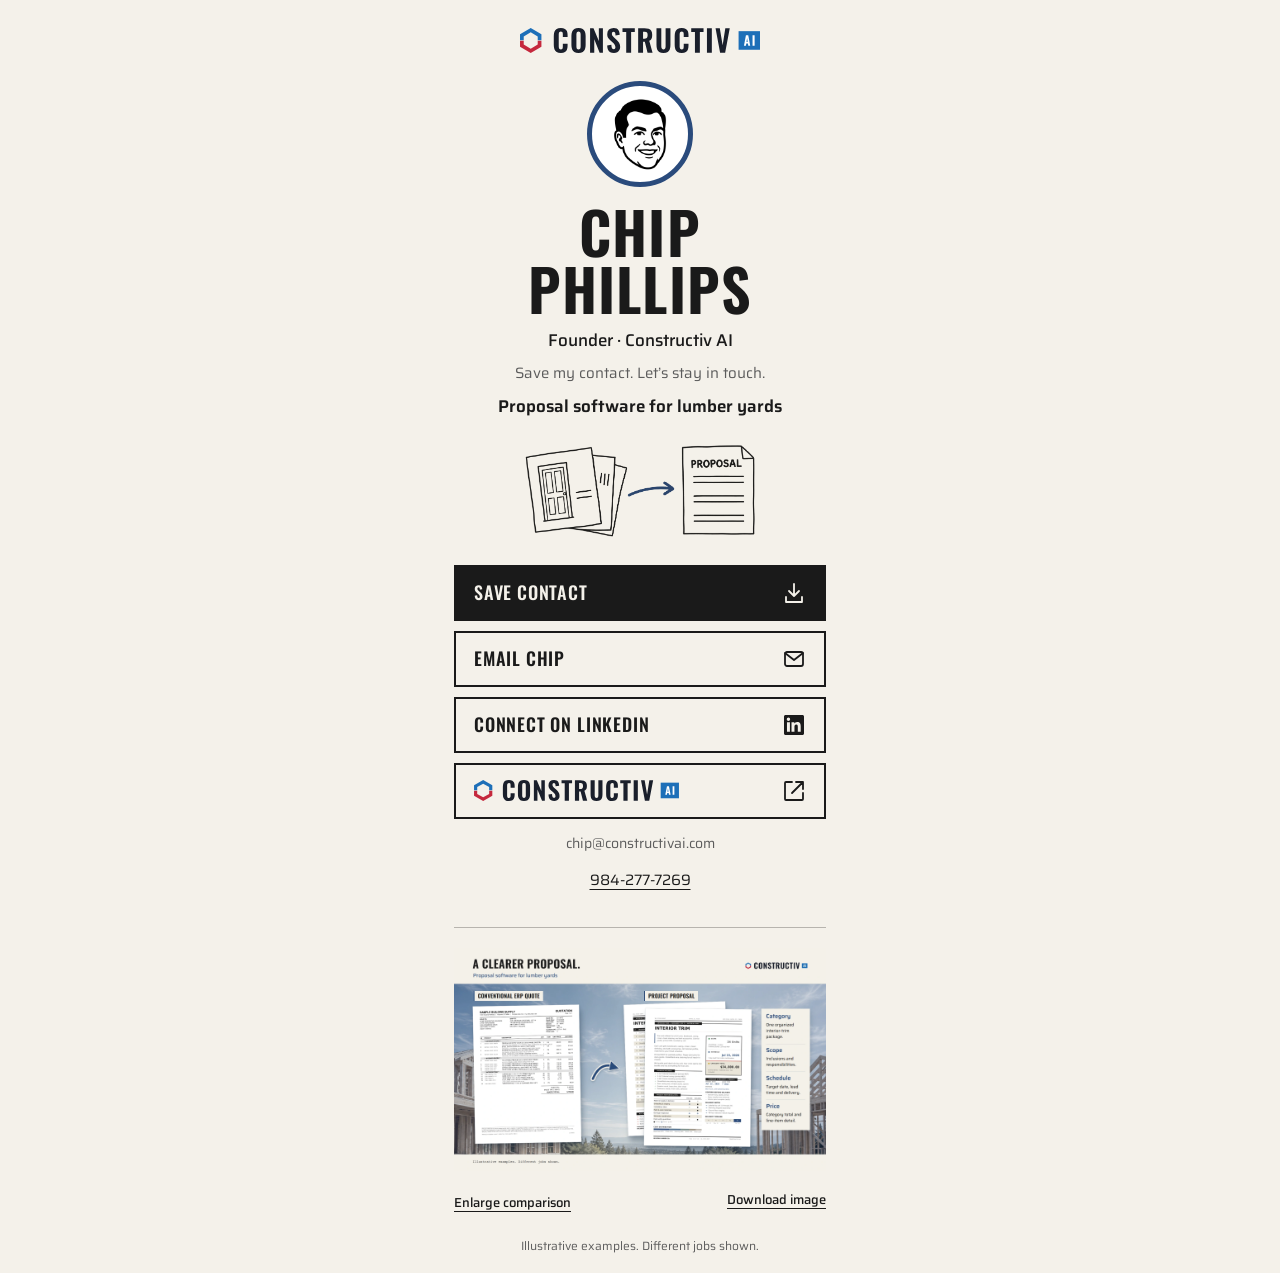
<file: docs/index.html>
<!doctype html>
<html lang="en"><head><meta charset="utf-8"><meta name="viewport" content="width=device-width, initial-scale=1"><meta name="color-scheme" content="light"><title>Chip Phillips | Founder, Constructiv AI</title><meta name="description" content="Connect with Chip Phillips, Founder of Constructiv AI. Save his contact card, send an email, or visit Constructiv AI."><meta property="og:type" content="profile"><meta property="og:title" content="Chip Phillips | Constructiv AI"><meta property="og:description" content="Founder, Constructiv AI. Save my contact details and stay in touch."><meta property="og:site_name" content="Constructiv AI"><link rel="stylesheet" href="style.css"><link rel="canonical" href="https://chipphillips.github.io/chip-contact/"><meta property="og:url" content="https://chipphillips.github.io/chip-contact/"><meta property="og:image" content="https://chipphillips.github.io/chip-contact/assets/chip-phillips-contact-v3.png"><meta property="og:image:width" content="1200"><meta property="og:image:height" content="630"><meta property="og:image:alt" content="Chip Phillips, Founder of Constructiv AI, with his portrait, email, phone number, and a jobsite background."><meta name="twitter:card" content="summary_large_image"><meta name="twitter:image" content="https://chipphillips.github.io/chip-contact/assets/chip-phillips-contact-v3.png"><meta name="twitter:title" content="Chip Phillips | Constructiv AI"><meta name="twitter:description" content="Founder, Constructiv AI. Save my contact details and stay in touch."></head>
<body>

<main>
<section class="identity" aria-labelledby="title">
<img class="logo" src="assets/logo.svg" alt="Constructiv AI" width="280" height="64">
<div class="portrait-frame"><img class="portrait" src="assets/portrait.jpg" width="1024" height="1024" alt="Illustrated portrait of Chip Phillips"></div>
<h1 id="title">CHIP<br>PHILLIPS</h1>
<p class="role">Founder <span aria-hidden="true">·</span> Constructiv AI</p>
<p class="tagline">Save my contact. Let’s stay in touch.</p>
<figure class="proposal-illustration"><p class="illustration-context">Proposal software for lumber yards</p><img class="spot-art" src="assets/lumber-notes-to-proposal-paper-v3.png" width="1774" height="887" alt="Door schedule and takeoff notes beside a proposal."></figure>
</section>
<nav class="actions" aria-label="Connect with Chip">
<a class="action primary" href="public/Chip-Phillips.vcf" download="Chip-Phillips.vcf"><span>SAVE CONTACT</span><svg class="action-icon" viewBox="0 0 24 24" width="24" height="24" fill="none" stroke="currentColor" stroke-width="1.8" stroke-linecap="round" stroke-linejoin="round" aria-hidden="true" focusable="false"><path d="M12 3v12m-5-5 5 5 5-5M4 16v5h16v-5"/></svg></a>
<a class="action" href="mailto:chip@constructivai.com"><span>EMAIL CHIP</span><svg class="action-icon" viewBox="0 0 24 24" width="24" height="24" fill="none" stroke="currentColor" stroke-width="1.8" stroke-linecap="round" stroke-linejoin="round" aria-hidden="true" focusable="false"><rect x="3" y="5" width="18" height="14" rx="2"/><path d="m3 6 9 7 9-7"/></svg></a>
<a class="action linkedin" href="https://www.linkedin.com/in/chip-phillips/"><span>CONNECT ON LINKEDIN</span><svg class="action-icon" viewBox="0 0 24 24" width="24" height="24" fill="currentColor" aria-hidden="true" focusable="false"><path d="M20.45 2H3.55C2.69 2 2 2.68 2 3.52v16.96c0 .84.69 1.52 1.55 1.52h16.9c.86 0 1.55-.68 1.55-1.52V3.52c0-.84-.69-1.52-1.55-1.52ZM7.93 18.75H4.98V9.2h2.95v9.55ZM6.45 7.89a1.71 1.71 0 1 1 0-3.42 1.71 1.71 0 0 1 0 3.42Zm12.3 10.86H15.8v-4.65c0-1.11-.02-2.54-1.55-2.54-1.55 0-1.79 1.21-1.79 2.46v4.73H9.51V9.2h2.83v1.3h.04c.39-.74 1.36-1.52 2.79-1.52 2.99 0 3.54 1.97 3.54 4.53v5.24Z"/></svg></a>
<a class="action brand-action" href="https://constructivai.com" aria-label="Visit Constructiv AI"><img src="assets/logo.svg" alt="Constructiv AI"><svg class="action-icon" viewBox="0 0 24 24" width="24" height="24" fill="none" stroke="currentColor" stroke-width="1.8" stroke-linecap="round" stroke-linejoin="round" aria-hidden="true" focusable="false"><path d="M14 3h7v7m0-7L10 14M10 3H4a1 1 0 0 0-1 1v16a1 1 0 0 0 1 1h16a1 1 0 0 0 1-1v-6"/></svg></a>
</nav>
<p class="contact-address">chip@constructivai.com</p>
<p class="phone"><a href="tel:+19842777269">984-277-7269</a></p>
<section class="product" aria-label="Quote and proposal example"><a class="comparison" id="comparison-open" aria-haspopup="dialog" href="assets/quote-proposal-v3-large.png" aria-label="View the quote and proposal comparison at full size"><img src="assets/quote-proposal-v3.webp" width="1800" height="1080" alt="Conventional ERP quote and a project proposal organized by category, scope, schedule, and price."></a><div class="image-tools"><button type="button" id="enlarge-button">Enlarge comparison</button><a href="assets/quote-proposal-v3-large.png" download="Constructiv-AI-comparison.png">Download image</a></div><p>Illustrative examples. Different jobs shown.</p></section>
</main><dialog id="image-viewer" aria-labelledby="viewer-title"><div class="viewer-head"><h2 id="viewer-title">Quote &amp; proposal comparison</h2><button type="button" id="viewer-close" autofocus aria-label="Close enlarged image">Close <span aria-hidden="true">×</span></button></div><div class="viewer-scroll" tabindex="0" aria-label="Enlarged comparison; scroll to explore"><img src="assets/quote-proposal-v3-full.webp" width="3600" height="2160" loading="lazy" alt="Conventional ERP quote and a project proposal organized by category, scope, schedule, and price."></div><div class="viewer-footer"><p><span class="pan-hint">Swipe sideways to explore the full image.<br></span>Illustrative examples. Different jobs shown.</p><a href="assets/quote-proposal-v3-large.png" download="Constructiv-AI-comparison.png">Download image</a></div></dialog><script src="viewer.js" defer></script></body></html>
</file>
<file: docs/style.css>
@font-face{font-family:Oswald;src:url('assets/Oswald-Variable.ttf');font-weight:200 700;font-display:swap}
@font-face{font-family:Saira;src:url('assets/Saira-Variable.ttf');font-weight:100 900;font-display:swap}

:root{color-scheme:only light;--paper:#F4F1EA;--ink:#1A1A1A;--muted:#5C5C5C;--blue:#2A4B7C}
*{box-sizing:border-box}body{margin:0;background:var(--paper);color:var(--ink);font:17px/1.5 Saira,'Segoe UI',sans-serif}
main{width:min(100%,420px);margin:auto;padding:20px 24px 18px}.identity{text-align:center}.logo{display:block;width:190px;height:auto;margin:0 auto 20px}
.portrait-frame{width:94px;height:94px;padding:5px;border:5px solid var(--blue);border-radius:50%;background:#fff;margin:0 auto 12px}.portrait{display:block;width:100%;height:100%;object-fit:contain;border-radius:50%}
h1{font:650 52px/.98 Oswald,'Arial Narrow',sans-serif;margin:0;letter-spacing:0}.role{font:500 17px/1.5 Saira,'Segoe UI',sans-serif;margin:10px 0 0}.rule{width:64px;height:2px;background:var(--blue);margin:16px auto 10px}.spot-art{display:block;width:132px;height:auto;margin:0 auto 16px}
.actions{display:grid;gap:10px}.action{min-height:56px;display:flex;justify-content:space-between;align-items:center;gap:12px;padding:13px 18px;border:2px solid var(--ink);background:var(--paper);color:var(--ink);font:550 18px/1.4 Oswald,'Arial Narrow',sans-serif;text-decoration:none}.action.primary{background:var(--ink);color:var(--paper)}.action:hover{border-color:var(--blue);text-decoration:underline;text-underline-offset:4px}.action.primary:hover{background:var(--blue)}.action:active{transform:translateY(2px)}.action:focus-visible{outline:3px solid var(--blue);outline-offset:3px}.contact-address{font-size:14px;line-height:1.5;color:var(--muted);text-align:center;margin:14px 0 0;overflow-wrap:anywhere}
@media(min-width:701px){main{padding-top:28px}.logo{margin-bottom:24px}.portrait-frame{width:106px;height:106px}h1{font-size:58px}.spot-art{width:144px}}
@media(max-width:359px){main{padding:16px 20px}.logo{width:176px;margin-bottom:16px}.portrait-frame{width:84px;height:84px;margin-bottom:10px}h1{font-size:48px}.role{font-size:16px}.rule{margin-top:12px}.spot-art{width:120px;margin-bottom:12px}.actions{gap:8px}}
@media(prefers-reduced-motion:reduce){.action:active{transform:none}}
:root{--contact-track-name:0.018em;--contact-track-action:0.045em}h1{letter-spacing:var(--contact-track-name)}.action>span:first-child{letter-spacing:var(--contact-track-action)}

/* Contact spacing refinement: larger brand anchor, quiet tagline, clearer action separation. */
.logo{width:220px;margin-bottom:24px}.portrait-frame{margin-bottom:16px}.role{margin-top:12px}.tagline{font:400 15px/1.5 Saira,sans-serif;color:var(--muted);margin:8px 0 0}.spot-art{margin-bottom:30px}
@media(min-width:701px){.logo{width:240px;margin-bottom:28px}}
@media(max-width:359px){.logo{width:210px;margin-bottom:20px}.portrait-frame{margin-bottom:14px}.spot-art{margin-bottom:26px}.tagline{font-size:14px}}

.brand-action img{width:205px;max-width:82%;height:auto}.phone{text-align:center;margin:5px 0 0;font-size:15px}.phone a{color:var(--ink);text-underline-offset:4px;display:inline-flex;align-items:center;min-height:44px}.product{border-top:1px solid #b7b4ae;margin-top:32px;padding-top:24px;text-align:center}.product h2{font:550 24px/1.25 Oswald,sans-serif;letter-spacing:.018em;margin:0 0 18px}.comparison{display:block;background:#fff}.comparison img{display:block;width:100%;height:auto}.comparison:focus-visible{outline:3px solid var(--blue);outline-offset:3px}.product p{font-size:12px;color:var(--muted);margin:12px 0 0}

.action-icon{flex:0 0 24px;width:24px;height:24px}

.image-tools{display:flex;justify-content:space-between;gap:12px;margin-top:10px}.image-tools button,.image-tools a,.viewer-footer a,#viewer-close{font:500 13px/1.4 Saira,sans-serif;color:var(--ink);background:none;border:0;padding:10px 0;min-height:44px;cursor:pointer;text-underline-offset:4px}.image-tools button{text-decoration:underline}.image-tools :focus-visible,dialog :focus-visible{outline:3px solid var(--blue);outline-offset:3px}.viewer-open{overflow:hidden}#image-viewer{width:min(1280px,calc(100% - 32px));max-width:none;max-height:calc(100dvh - 32px);padding:0;border:1px solid #aeb5be;background:var(--paper);color:var(--ink);overflow:auto;box-shadow:0 16px 64px #0006}#image-viewer::backdrop{background:#111923dc}.viewer-head{display:flex;align-items:center;justify-content:space-between;gap:16px;padding:12px 20px;border-bottom:1px solid #b7b4ae}.viewer-head h2{font:500 20px/1.3 Oswald,sans-serif;margin:0}#viewer-close{padding:10px 8px;flex-shrink:0;font-size:15px}.viewer-scroll{overflow:auto;max-height:calc(100dvh - 205px);background:#d9dfe5}.viewer-scroll img{display:block;width:100%;min-width:850px;height:auto}.viewer-footer{padding:8px 20px;display:flex;align-items:center;justify-content:space-between;gap:16px}.viewer-footer p{font-size:12px;margin:0}.viewer-footer a{flex-shrink:0}@media(max-width:500px){.viewer-head{padding:8px 12px}.viewer-head h2{font-size:18px}.viewer-footer{padding:8px 12px;display:block}.viewer-footer a{display:inline-block}.viewer-scroll{max-height:calc(100dvh - 220px)}}

.pan-hint{display:none}@media(max-width:880px){.pan-hint{display:inline}}

/* Source-backed proposal illustration refresh. */
.proposal-illustration{margin:12px 0 10px;text-align:center}.illustration-context{font:600 17px/1.25 Saira,sans-serif;color:var(--ink);margin:0 0 7px}.spot-art{display:block;width:280px;max-width:100%;height:130px;object-fit:contain;margin:0 auto}.product{padding-top:20px;margin-top:24px}
@media(max-width:359px){.proposal-illustration{margin-top:10px}.illustration-context{font-size:16px}.spot-art{width:270px;height:125px}}
</file>
